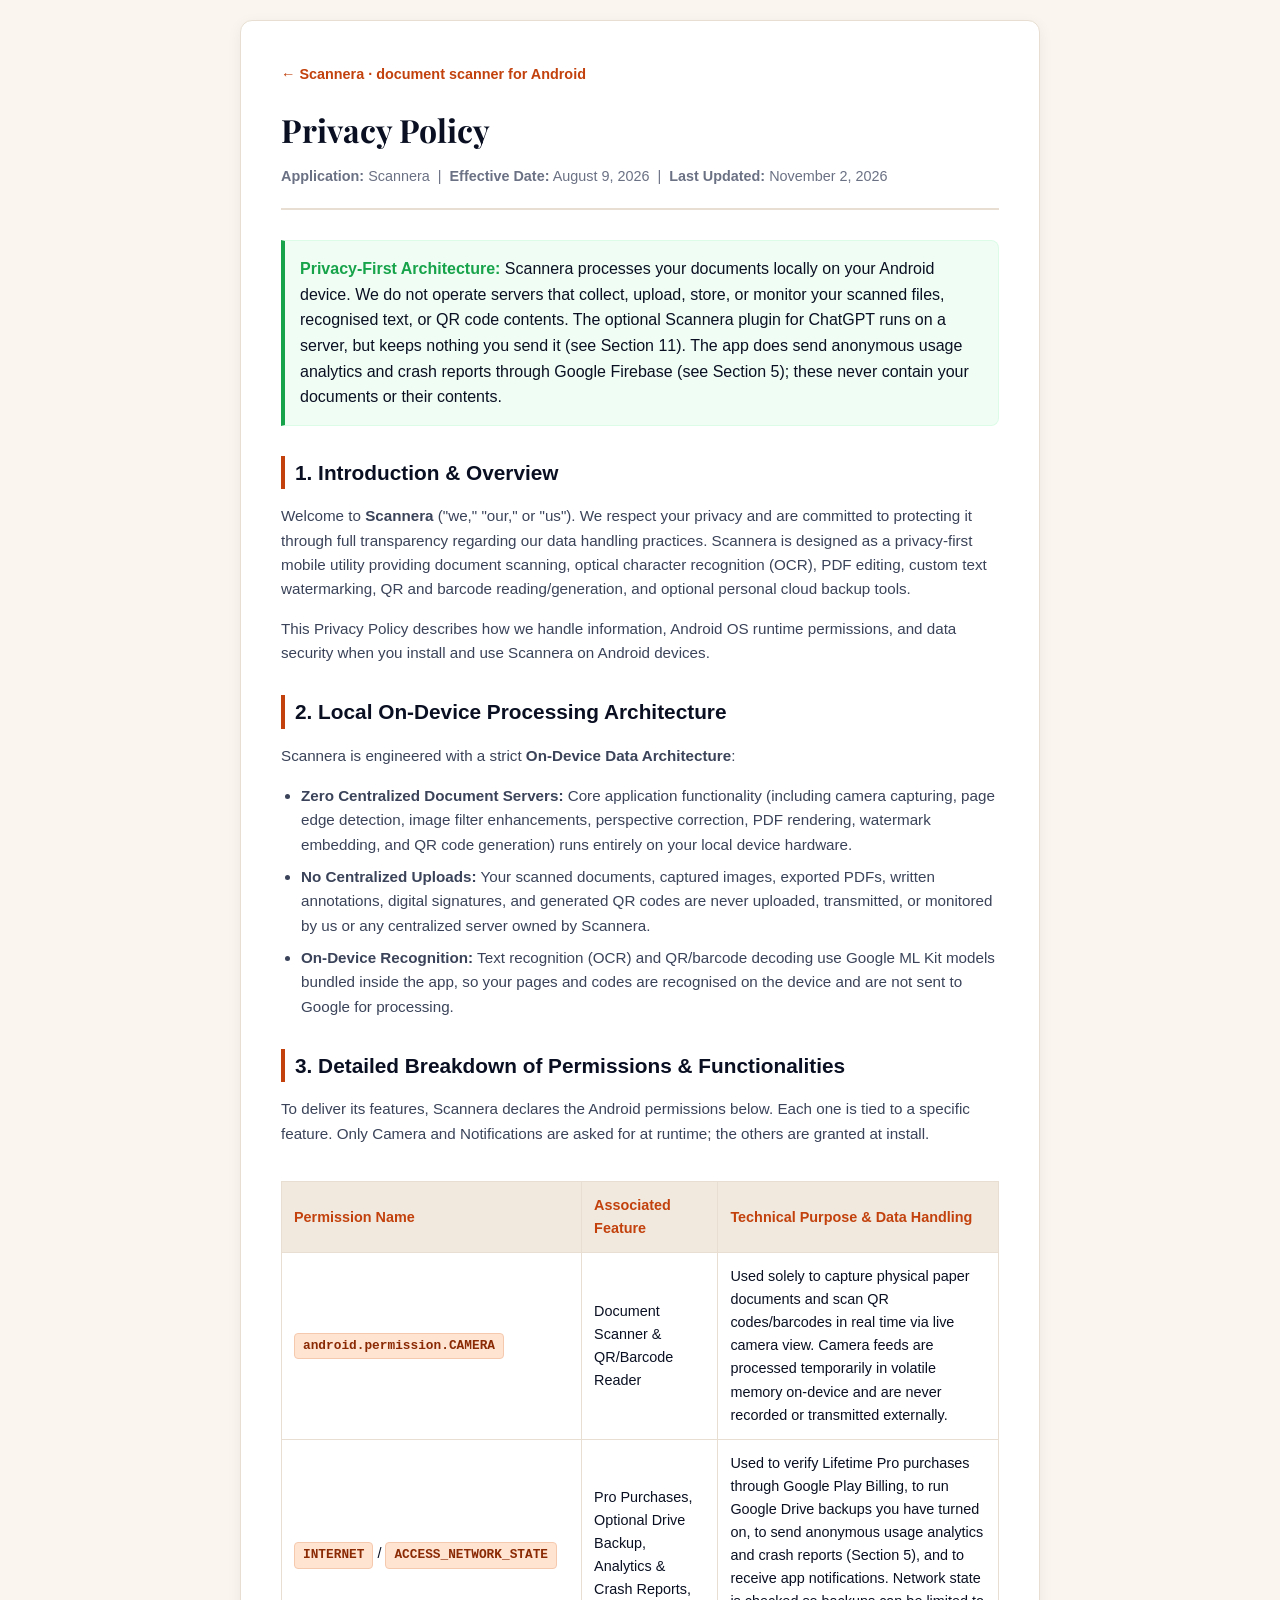
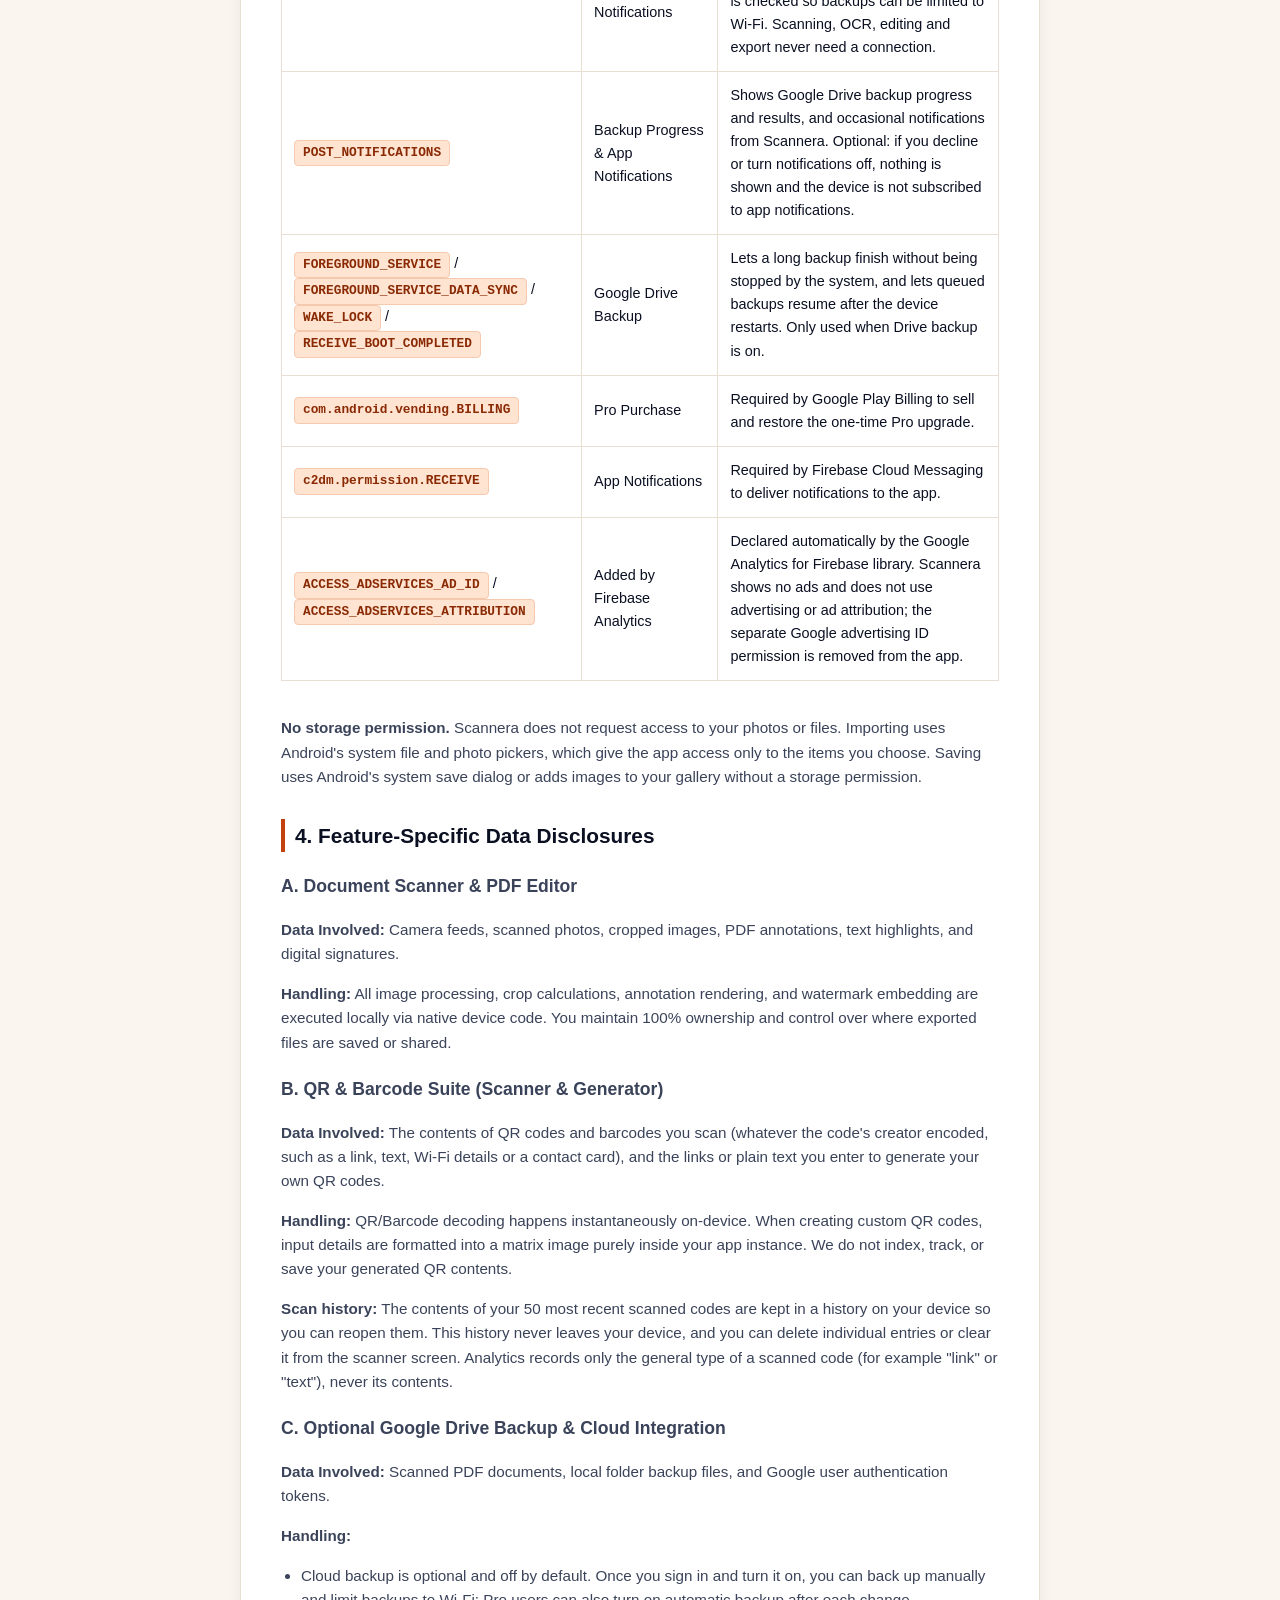
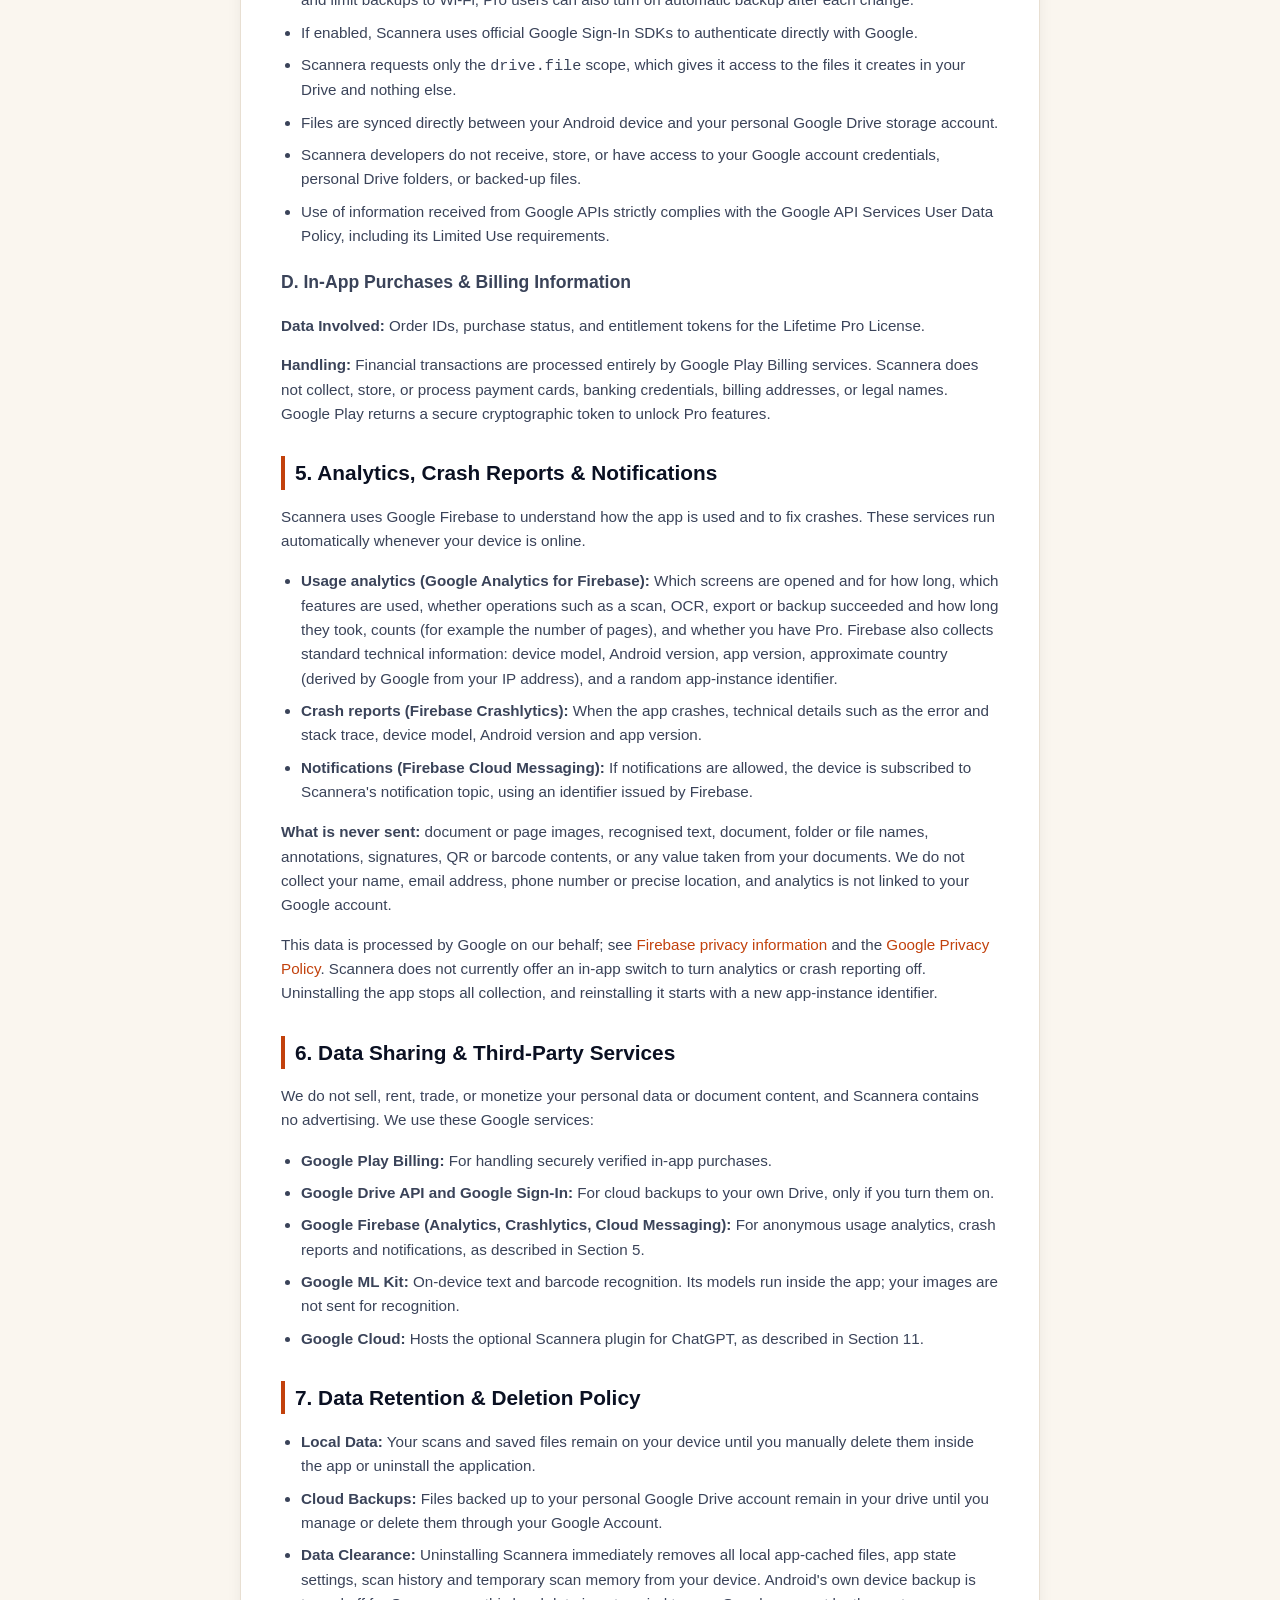
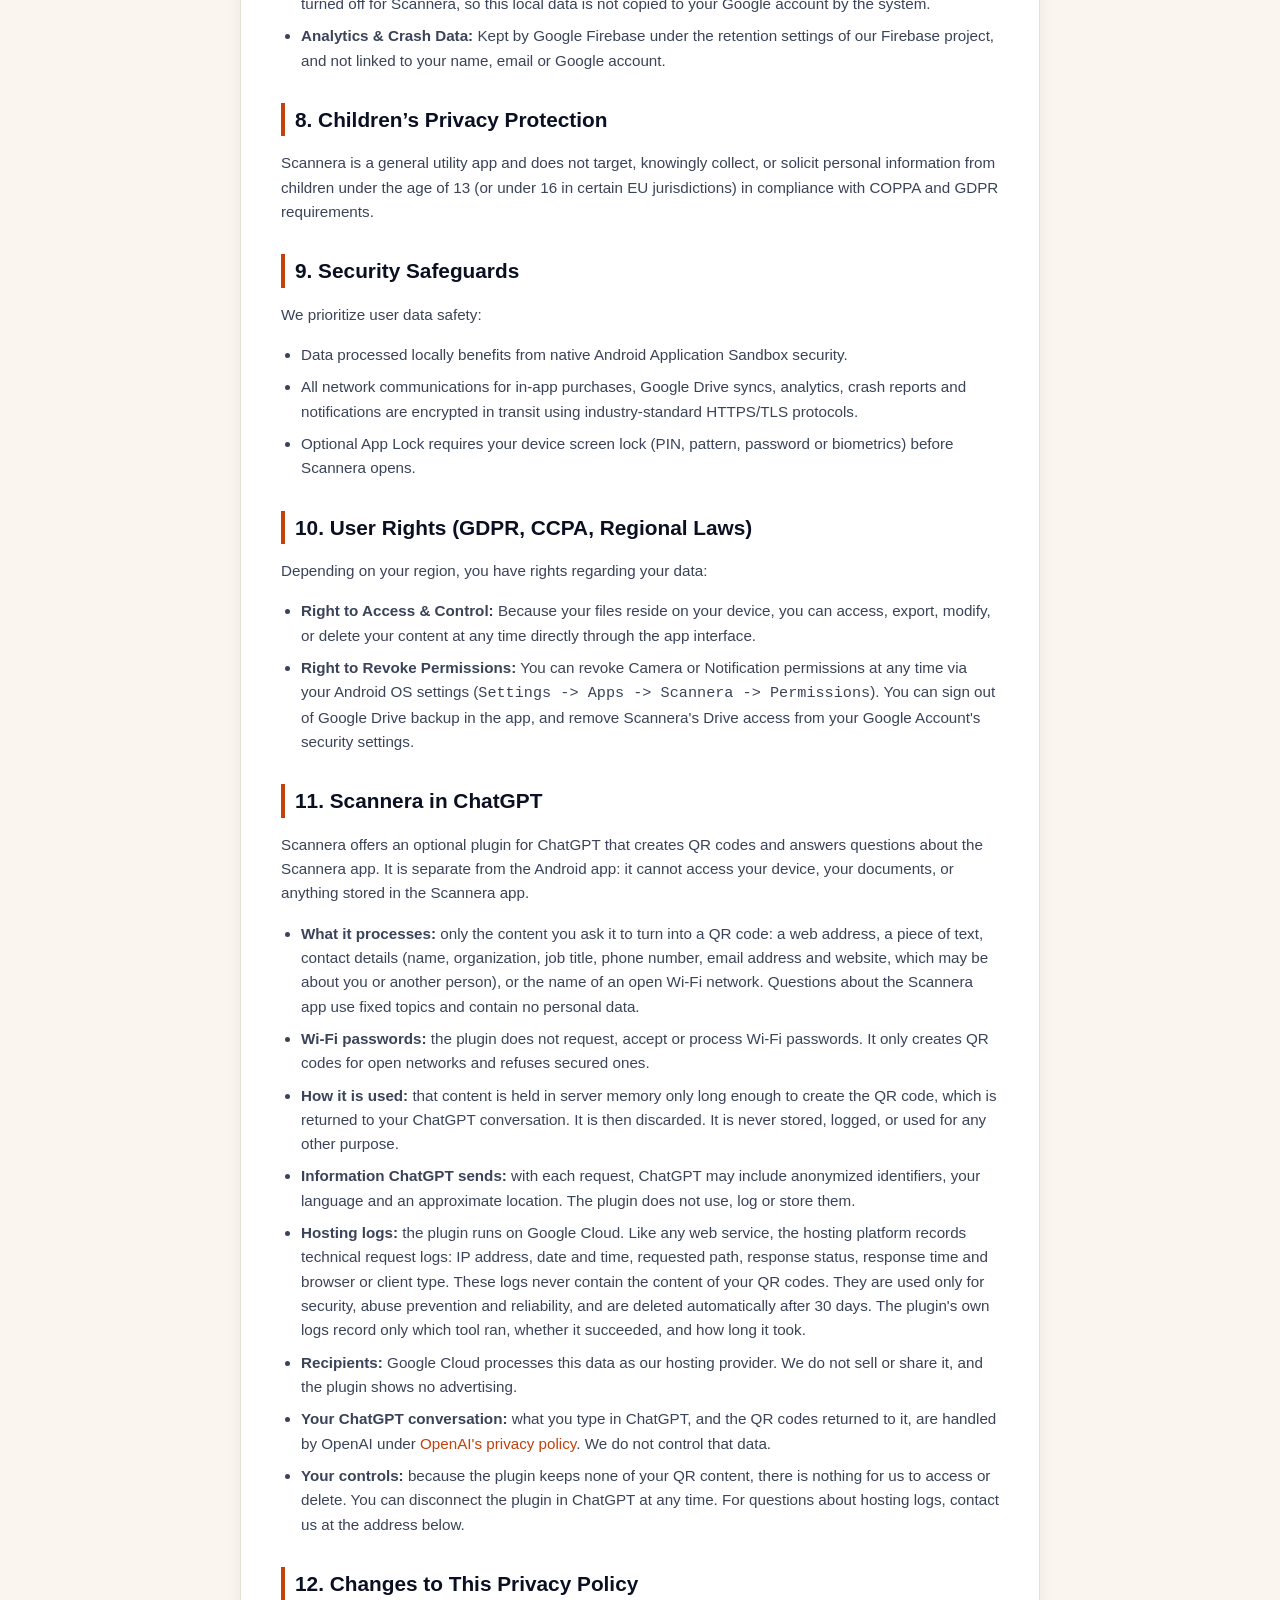
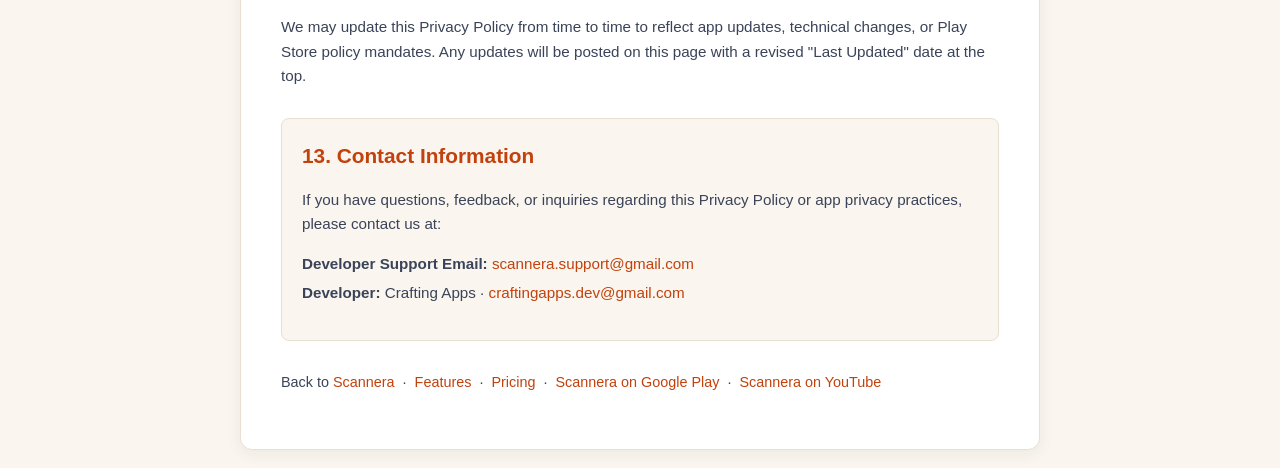
<file: docs/privacy/index.html>
<!DOCTYPE html>
<html lang="en">
<head>
    <meta charset="UTF-8">
    <meta name="viewport" content="width=device-width, initial-scale=1.0">
    <title>Privacy Policy – Scannera Document Scanner for Android</title>
    <meta name="description" content="How Scannera, the offline document scanner for Android, handles your data: on-device processing, optional Google Drive backup, analytics, and your rights.">
    <link rel="canonical" href="https://scannera.in/privacy/">
    <meta name="robots" content="index, follow">
    <link rel="icon" href="/assets/favicon-192.png" sizes="192x192" type="image/png">
    <link rel="icon" href="/favicon.ico" sizes="16x16 32x32 48x48">
    <meta name="theme-color" content="#FAF6EF">
    <link rel="preconnect" href="https://fonts.googleapis.com">
    <link rel="preconnect" href="https://fonts.gstatic.com" crossorigin>
    <link href="https://fonts.googleapis.com/css2?family=Playfair+Display:wght@700&display=swap" rel="stylesheet">
    <meta property="og:type" content="article">
    <meta property="og:site_name" content="Scannera">
    <meta property="og:url" content="https://scannera.in/privacy/">
    <meta property="og:title" content="Privacy Policy – Scannera Document Scanner for Android">
    <meta property="og:description" content="How Scannera handles your data: on-device processing, optional Google Drive backup, analytics, and your rights.">
    <meta property="og:image" content="https://scannera.in/assets/icon.png">
    <style>
        *, *::before, *::after {
            box-sizing: border-box;
        }
        :focus-visible {
            outline: 2px solid #C2410C;
            outline-offset: 3px;
        }
        .back-link {
            display: inline-block;
            margin-bottom: 18px;
            color: #C2410C;
            text-decoration: none;
            font-size: 0.9rem;
            font-weight: 600;
        }
        .back-link:hover { text-decoration: underline; }
        .table-scroll {
            overflow-x: auto;
            -webkit-overflow-scrolling: touch;
            max-width: 100%;
        }
        body {
            font-family: -apple-system, BlinkMacSystemFont, "Segoe UI", Roboto, Helvetica, Arial, sans-serif;
            line-height: 1.6;
            color: #0A1022;
            background-color: #FAF6EF;
            margin: 0;
            padding: 20px;
        }
        .container {
            max-width: 800px;
            margin: 0 auto;
            background-color: #ffffff;
            padding: 40px;
            border-radius: 12px;
            box-shadow: 0 4px 15px rgba(10, 16, 34, 0.06);
            border: 1px solid #E8DFD2;
        }
        .header {
            border-bottom: 2px solid #E8DFD2;
            padding-bottom: 20px;
            margin-bottom: 30px;
        }
        h1 {
            font-family: "Playfair Display", Georgia, "Times New Roman", serif;
            color: #0A1022;
            margin: 0 0 10px 0;
            font-size: 2rem;
            font-weight: 700;
        }
        .meta-info {
            color: #6B7184;
            font-size: 0.9rem;
        }
        h2 {
            color: #0A1022;
            font-size: 1.3rem;
            margin-top: 30px;
            margin-bottom: 15px;
            border-left: 4px solid #C2410C;
            padding-left: 10px;
        }
        h3 {
            color: #3A4359;
            font-size: 1.1rem;
            margin-top: 20px;
        }
        p, li {
            font-size: 0.95rem;
            color: #3A4359;
        }
        ul {
            padding-left: 20px;
        }
        li {
            margin-bottom: 8px;
        }
        table {
            width: 100%;
            border-collapse: collapse;
            margin: 20px 0;
            font-size: 0.9rem;
        }
        th, td {
            text-align: left;
            padding: 12px;
            border: 1px solid #E8DFD2;
        }
        th {
            background-color: #F1E9DE;
            color: #C2410C;
            font-weight: 600;
        }
        td {
            background-color: #ffffff;
        }
        .badge {
            display: inline-block;
            background-color: #FFE4D2;
            color: #8A2A04;
            padding: 2px 8px;
            border-radius: 4px;
            font-size: 0.8rem;
            font-weight: 600;
            font-family: monospace;
            border: 1px solid #F5C9AE;
        }
        .highlight-box {
            background-color: #f0fdf4;
            border-left: 4px solid #16a34a;
            padding: 15px;
            margin: 20px 0;
            border-radius: 0 8px 8px 0;
            border-top: 1px solid #dcfce7;
            border-right: 1px solid #dcfce7;
            border-bottom: 1px solid #dcfce7;
        }
        .contact-box {
            background-color: #FAF6EF;
            border: 1px solid #E8DFD2;
            padding: 20px;
            border-radius: 8px;
            margin-top: 30px;
        }
        a {
            color: #C2410C;
            text-decoration: none;
        }
        a:hover {
            text-decoration: underline;
        }
    </style>
</head>
<body>
    <div class="container">
        <a class="back-link" href="/">&larr; Scannera &middot; document scanner for Android</a>
        <div class="header">
            <h1>Privacy Policy</h1>
            <div class="meta-info">
                <strong>Application:</strong> Scannera &nbsp;|&nbsp; 
                <strong>Effective Date:</strong> August 9, 2026 &nbsp;|&nbsp; 
                <strong>Last Updated:</strong> November 2, 2026
            </div>
        </div>

        <div class="highlight-box">
            <strong style="color: #16a34a;">Privacy-First Architecture:</strong> Scannera processes your documents locally on your Android device. We do not operate servers that collect, upload, store, or monitor your scanned files, recognised text, or QR code contents. The optional Scannera plugin for ChatGPT runs on a server, but keeps nothing you send it (see Section 11). The app does send anonymous usage analytics and crash reports through Google Firebase (see Section 5); these never contain your documents or their contents.
        </div>

        <h2>1. Introduction & Overview</h2>
        <p>Welcome to <strong>Scannera</strong> ("we," "our," or "us"). We respect your privacy and are committed to protecting it through full transparency regarding our data handling practices. Scannera is designed as a privacy-first mobile utility providing document scanning, optical character recognition (OCR), PDF editing, custom text watermarking, QR and barcode reading/generation, and optional personal cloud backup tools.</p>
        <p>This Privacy Policy describes how we handle information, Android OS runtime permissions, and data security when you install and use Scannera on Android devices.</p>

        <h2>2. Local On-Device Processing Architecture</h2>
        <p>Scannera is engineered with a strict <strong>On-Device Data Architecture</strong>:</p>
        <ul>
            <li><strong>Zero Centralized Document Servers:</strong> Core application functionality (including camera capturing, page edge detection, image filter enhancements, perspective correction, PDF rendering, watermark embedding, and QR code generation) runs entirely on your local device hardware.</li>
            <li><strong>No Centralized Uploads:</strong> Your scanned documents, captured images, exported PDFs, written annotations, digital signatures, and generated QR codes are never uploaded, transmitted, or monitored by us or any centralized server owned by Scannera.</li>
            <li><strong>On-Device Recognition:</strong> Text recognition (OCR) and QR/barcode decoding use Google ML Kit models bundled inside the app, so your pages and codes are recognised on the device and are not sent to Google for processing.</li>
        </ul>

        <h2>3. Detailed Breakdown of Permissions & Functionalities</h2>
        <p>To deliver its features, Scannera declares the Android permissions below. Each one is tied to a specific feature. Only Camera and Notifications are asked for at runtime; the others are granted at install.</p>

        <div class="table-scroll"><table>
            <thead>
                <tr>
                    <th>Permission Name</th>
                    <th>Associated Feature</th>
                    <th>Technical Purpose & Data Handling</th>
                </tr>
            </thead>
            <tbody>
                <tr>
                    <td><span class="badge">android.permission.CAMERA</span></td>
                    <td>Document Scanner & QR/Barcode Reader</td>
                    <td>Used solely to capture physical paper documents and scan QR codes/barcodes in real time via live camera view. Camera feeds are processed temporarily in volatile memory on-device and are never recorded or transmitted externally.</td>
                </tr>
                <tr>
                    <td><span class="badge">INTERNET</span> / <span class="badge">ACCESS_NETWORK_STATE</span></td>
                    <td>Pro Purchases, Optional Drive Backup, Analytics & Crash Reports, Notifications</td>
                    <td>Used to verify Lifetime Pro purchases through Google Play Billing, to run Google Drive backups you have turned on, to send anonymous usage analytics and crash reports (Section 5), and to receive app notifications. Network state is checked so backups can be limited to Wi-Fi. Scanning, OCR, editing and export never need a connection.</td>
                </tr>
                <tr>
                    <td><span class="badge">POST_NOTIFICATIONS</span></td>
                    <td>Backup Progress & App Notifications</td>
                    <td>Shows Google Drive backup progress and results, and occasional notifications from Scannera. Optional: if you decline or turn notifications off, nothing is shown and the device is not subscribed to app notifications.</td>
                </tr>
                <tr>
                    <td><span class="badge">FOREGROUND_SERVICE</span> / <span class="badge">FOREGROUND_SERVICE_DATA_SYNC</span> / <span class="badge">WAKE_LOCK</span> / <span class="badge">RECEIVE_BOOT_COMPLETED</span></td>
                    <td>Google Drive Backup</td>
                    <td>Lets a long backup finish without being stopped by the system, and lets queued backups resume after the device restarts. Only used when Drive backup is on.</td>
                </tr>
                <tr>
                    <td><span class="badge">com.android.vending.BILLING</span></td>
                    <td>Pro Purchase</td>
                    <td>Required by Google Play Billing to sell and restore the one-time Pro upgrade.</td>
                </tr>
                <tr>
                    <td><span class="badge">c2dm.permission.RECEIVE</span></td>
                    <td>App Notifications</td>
                    <td>Required by Firebase Cloud Messaging to deliver notifications to the app.</td>
                </tr>
                <tr>
                    <td><span class="badge">ACCESS_ADSERVICES_AD_ID</span> / <span class="badge">ACCESS_ADSERVICES_ATTRIBUTION</span></td>
                    <td>Added by Firebase Analytics</td>
                    <td>Declared automatically by the Google Analytics for Firebase library. Scannera shows no ads and does not use advertising or ad attribution; the separate Google advertising ID permission is removed from the app.</td>
                </tr>
            </tbody>
        </table></div>

        <p><strong>No storage permission.</strong> Scannera does not request access to your photos or files. Importing uses Android's system file and photo pickers, which give the app access only to the items you choose. Saving uses Android's system save dialog or adds images to your gallery without a storage permission.</p>

        <h2>4. Feature-Specific Data Disclosures</h2>

        <h3>A. Document Scanner & PDF Editor</h3>
        <p><strong>Data Involved:</strong> Camera feeds, scanned photos, cropped images, PDF annotations, text highlights, and digital signatures.</p>
        <p><strong>Handling:</strong> All image processing, crop calculations, annotation rendering, and watermark embedding are executed locally via native device code. You maintain 100% ownership and control over where exported files are saved or shared.</p>

        <h3>B. QR & Barcode Suite (Scanner & Generator)</h3>
        <p><strong>Data Involved:</strong> The contents of QR codes and barcodes you scan (whatever the code's creator encoded, such as a link, text, Wi-Fi details or a contact card), and the links or plain text you enter to generate your own QR codes.</p>
        <p><strong>Handling:</strong> QR/Barcode decoding happens instantaneously on-device. When creating custom QR codes, input details are formatted into a matrix image purely inside your app instance. We do not index, track, or save your generated QR contents.</p>
        <p><strong>Scan history:</strong> The contents of your 50 most recent scanned codes are kept in a history on your device so you can reopen them. This history never leaves your device, and you can delete individual entries or clear it from the scanner screen. Analytics records only the general type of a scanned code (for example "link" or "text"), never its contents.</p>

        <h3>C. Optional Google Drive Backup & Cloud Integration</h3>
        <p><strong>Data Involved:</strong> Scanned PDF documents, local folder backup files, and Google user authentication tokens.</p>
        <p><strong>Handling:</strong></p>
        <ul>
            <li>Cloud backup is optional and off by default. Once you sign in and turn it on, you can back up manually and limit backups to Wi-Fi; Pro users can also turn on automatic backup after each change.</li>
            <li>If enabled, Scannera uses official Google Sign-In SDKs to authenticate directly with Google.</li>
            <li>Scannera requests only the <code>drive.file</code> scope, which gives it access to the files it creates in your Drive and nothing else.</li>
            <li>Files are synced directly between your Android device and your personal Google Drive storage account.</li>
            <li>Scannera developers do not receive, store, or have access to your Google account credentials, personal Drive folders, or backed-up files.</li>
            <li>Use of information received from Google APIs strictly complies with the Google API Services User Data Policy, including its Limited Use requirements.</li>
        </ul>

        <h3>D. In-App Purchases & Billing Information</h3>
        <p><strong>Data Involved:</strong> Order IDs, purchase status, and entitlement tokens for the Lifetime Pro License.</p>
        <p><strong>Handling:</strong> Financial transactions are processed entirely by Google Play Billing services. Scannera does not collect, store, or process payment cards, banking credentials, billing addresses, or legal names. Google Play returns a secure cryptographic token to unlock Pro features.</p>

        <h2>5. Analytics, Crash Reports & Notifications</h2>
        <p>Scannera uses Google Firebase to understand how the app is used and to fix crashes. These services run automatically whenever your device is online.</p>
        <ul>
            <li><strong>Usage analytics (Google Analytics for Firebase):</strong> Which screens are opened and for how long, which features are used, whether operations such as a scan, OCR, export or backup succeeded and how long they took, counts (for example the number of pages), and whether you have Pro. Firebase also collects standard technical information: device model, Android version, app version, approximate country (derived by Google from your IP address), and a random app-instance identifier.</li>
            <li><strong>Crash reports (Firebase Crashlytics):</strong> When the app crashes, technical details such as the error and stack trace, device model, Android version and app version.</li>
            <li><strong>Notifications (Firebase Cloud Messaging):</strong> If notifications are allowed, the device is subscribed to Scannera's notification topic, using an identifier issued by Firebase.</li>
        </ul>
        <p><strong>What is never sent:</strong> document or page images, recognised text, document, folder or file names, annotations, signatures, QR or barcode contents, or any value taken from your documents. We do not collect your name, email address, phone number or precise location, and analytics is not linked to your Google account.</p>
        <p>This data is processed by Google on our behalf; see <a href="https://firebase.google.com/support/privacy">Firebase privacy information</a> and the <a href="https://policies.google.com/privacy">Google Privacy Policy</a>. Scannera does not currently offer an in-app switch to turn analytics or crash reporting off. Uninstalling the app stops all collection, and reinstalling it starts with a new app-instance identifier.</p>

        <h2>6. Data Sharing & Third-Party Services</h2>
        <p>We do not sell, rent, trade, or monetize your personal data or document content, and Scannera contains no advertising. We use these Google services:</p>
        <ul>
            <li><strong>Google Play Billing:</strong> For handling securely verified in-app purchases.</li>
            <li><strong>Google Drive API and Google Sign-In:</strong> For cloud backups to your own Drive, only if you turn them on.</li>
            <li><strong>Google Firebase (Analytics, Crashlytics, Cloud Messaging):</strong> For anonymous usage analytics, crash reports and notifications, as described in Section 5.</li>
            <li><strong>Google ML Kit:</strong> On-device text and barcode recognition. Its models run inside the app; your images are not sent for recognition.</li>
            <li><strong>Google Cloud:</strong> Hosts the optional Scannera plugin for ChatGPT, as described in Section 11.</li>
        </ul>

        <h2>7. Data Retention & Deletion Policy</h2>
        <ul>
            <li><strong>Local Data:</strong> Your scans and saved files remain on your device until you manually delete them inside the app or uninstall the application.</li>
            <li><strong>Cloud Backups:</strong> Files backed up to your personal Google Drive account remain in your drive until you manage or delete them through your Google Account.</li>
            <li><strong>Data Clearance:</strong> Uninstalling Scannera immediately removes all local app-cached files, app state settings, scan history and temporary scan memory from your device. Android's own device backup is turned off for Scannera, so this local data is not copied to your Google account by the system.</li>
            <li><strong>Analytics & Crash Data:</strong> Kept by Google Firebase under the retention settings of our Firebase project, and not linked to your name, email or Google account.</li>
        </ul>

        <h2>8. Children’s Privacy Protection</h2>
        <p>Scannera is a general utility app and does not target, knowingly collect, or solicit personal information from children under the age of 13 (or under 16 in certain EU jurisdictions) in compliance with COPPA and GDPR requirements.</p>

        <h2>9. Security Safeguards</h2>
        <p>We prioritize user data safety:</p>
        <ul>
            <li>Data processed locally benefits from native Android Application Sandbox security.</li>
            <li>All network communications for in-app purchases, Google Drive syncs, analytics, crash reports and notifications are encrypted in transit using industry-standard HTTPS/TLS protocols.</li>
            <li>Optional App Lock requires your device screen lock (PIN, pattern, password or biometrics) before Scannera opens.</li>
        </ul>

        <h2>10. User Rights (GDPR, CCPA, Regional Laws)</h2>
        <p>Depending on your region, you have rights regarding your data:</p>
        <ul>
            <li><strong>Right to Access & Control:</strong> Because your files reside on your device, you can access, export, modify, or delete your content at any time directly through the app interface.</li>
            <li><strong>Right to Revoke Permissions:</strong> You can revoke Camera or Notification permissions at any time via your Android OS settings (<code>Settings -&gt; Apps -&gt; Scannera -&gt; Permissions</code>). You can sign out of Google Drive backup in the app, and remove Scannera's Drive access from your Google Account's security settings.</li>
        </ul>

        <h2>11. Scannera in ChatGPT</h2>
        <p>Scannera offers an optional plugin for ChatGPT that creates QR codes and answers questions about the Scannera app. It is separate from the Android app: it cannot access your device, your documents, or anything stored in the Scannera app.</p>
        <ul>
            <li><strong>What it processes:</strong> only the content you ask it to turn into a QR code: a web address, a piece of text, contact details (name, organization, job title, phone number, email address and website, which may be about you or another person), or the name of an open Wi-Fi network. Questions about the Scannera app use fixed topics and contain no personal data.</li>
            <li><strong>Wi-Fi passwords:</strong> the plugin does not request, accept or process Wi-Fi passwords. It only creates QR codes for open networks and refuses secured ones.</li>
            <li><strong>How it is used:</strong> that content is held in server memory only long enough to create the QR code, which is returned to your ChatGPT conversation. It is then discarded. It is never stored, logged, or used for any other purpose.</li>
            <li><strong>Information ChatGPT sends:</strong> with each request, ChatGPT may include anonymized identifiers, your language and an approximate location. The plugin does not use, log or store them.</li>
            <li><strong>Hosting logs:</strong> the plugin runs on Google Cloud. Like any web service, the hosting platform records technical request logs: IP address, date and time, requested path, response status, response time and browser or client type. These logs never contain the content of your QR codes. They are used only for security, abuse prevention and reliability, and are deleted automatically after 30 days. The plugin's own logs record only which tool ran, whether it succeeded, and how long it took.</li>
            <li><strong>Recipients:</strong> Google Cloud processes this data as our hosting provider. We do not sell or share it, and the plugin shows no advertising.</li>
            <li><strong>Your ChatGPT conversation:</strong> what you type in ChatGPT, and the QR codes returned to it, are handled by OpenAI under <a href="https://openai.com/policies/privacy-policy/">OpenAI's privacy policy</a>. We do not control that data.</li>
            <li><strong>Your controls:</strong> because the plugin keeps none of your QR content, there is nothing for us to access or delete. You can disconnect the plugin in ChatGPT at any time. For questions about hosting logs, contact us at the address below.</li>
        </ul>

        <h2>12. Changes to This Privacy Policy</h2>
        <p>We may update this Privacy Policy from time to time to reflect app updates, technical changes, or Play Store policy mandates. Any updates will be posted on this page with a revised "Last Updated" date at the top.</p>

        <div class="contact-box">
            <h2 style="margin-top: 0; border-left: none; padding-left: 0; color: #C2410C;">13. Contact Information</h2>
            <p>If you have questions, feedback, or inquiries regarding this Privacy Policy or app privacy practices, please contact us at:</p>

            <p style="margin-bottom: 5px;"><strong>Developer Support Email:</strong> <a href="mailto:scannera.support@gmail.com">scannera.support@gmail.com</a></p>
            <p style="margin-top: 0;"><strong>Developer:</strong> Crafting Apps &middot; <a href="mailto:craftingapps.dev@gmail.com">craftingapps.dev@gmail.com</a></p>
        </div>

        <p style="margin-top: 30px; font-size: 0.9rem;">
            Back to <a href="/">Scannera</a> &nbsp;·&nbsp;
            <a href="/#how">Features</a> &nbsp;·&nbsp;
            <a href="/#pricing">Pricing</a> &nbsp;·&nbsp;
            <a href="https://play.google.com/store/apps/details?id=com.craftingapps.scannera">Scannera on Google Play</a> &nbsp;·&nbsp;
            <a href="https://www.youtube.com/@ScanneraApp">Scannera on YouTube</a>
        </p>
    </div>
</body>
</html>
</file>
